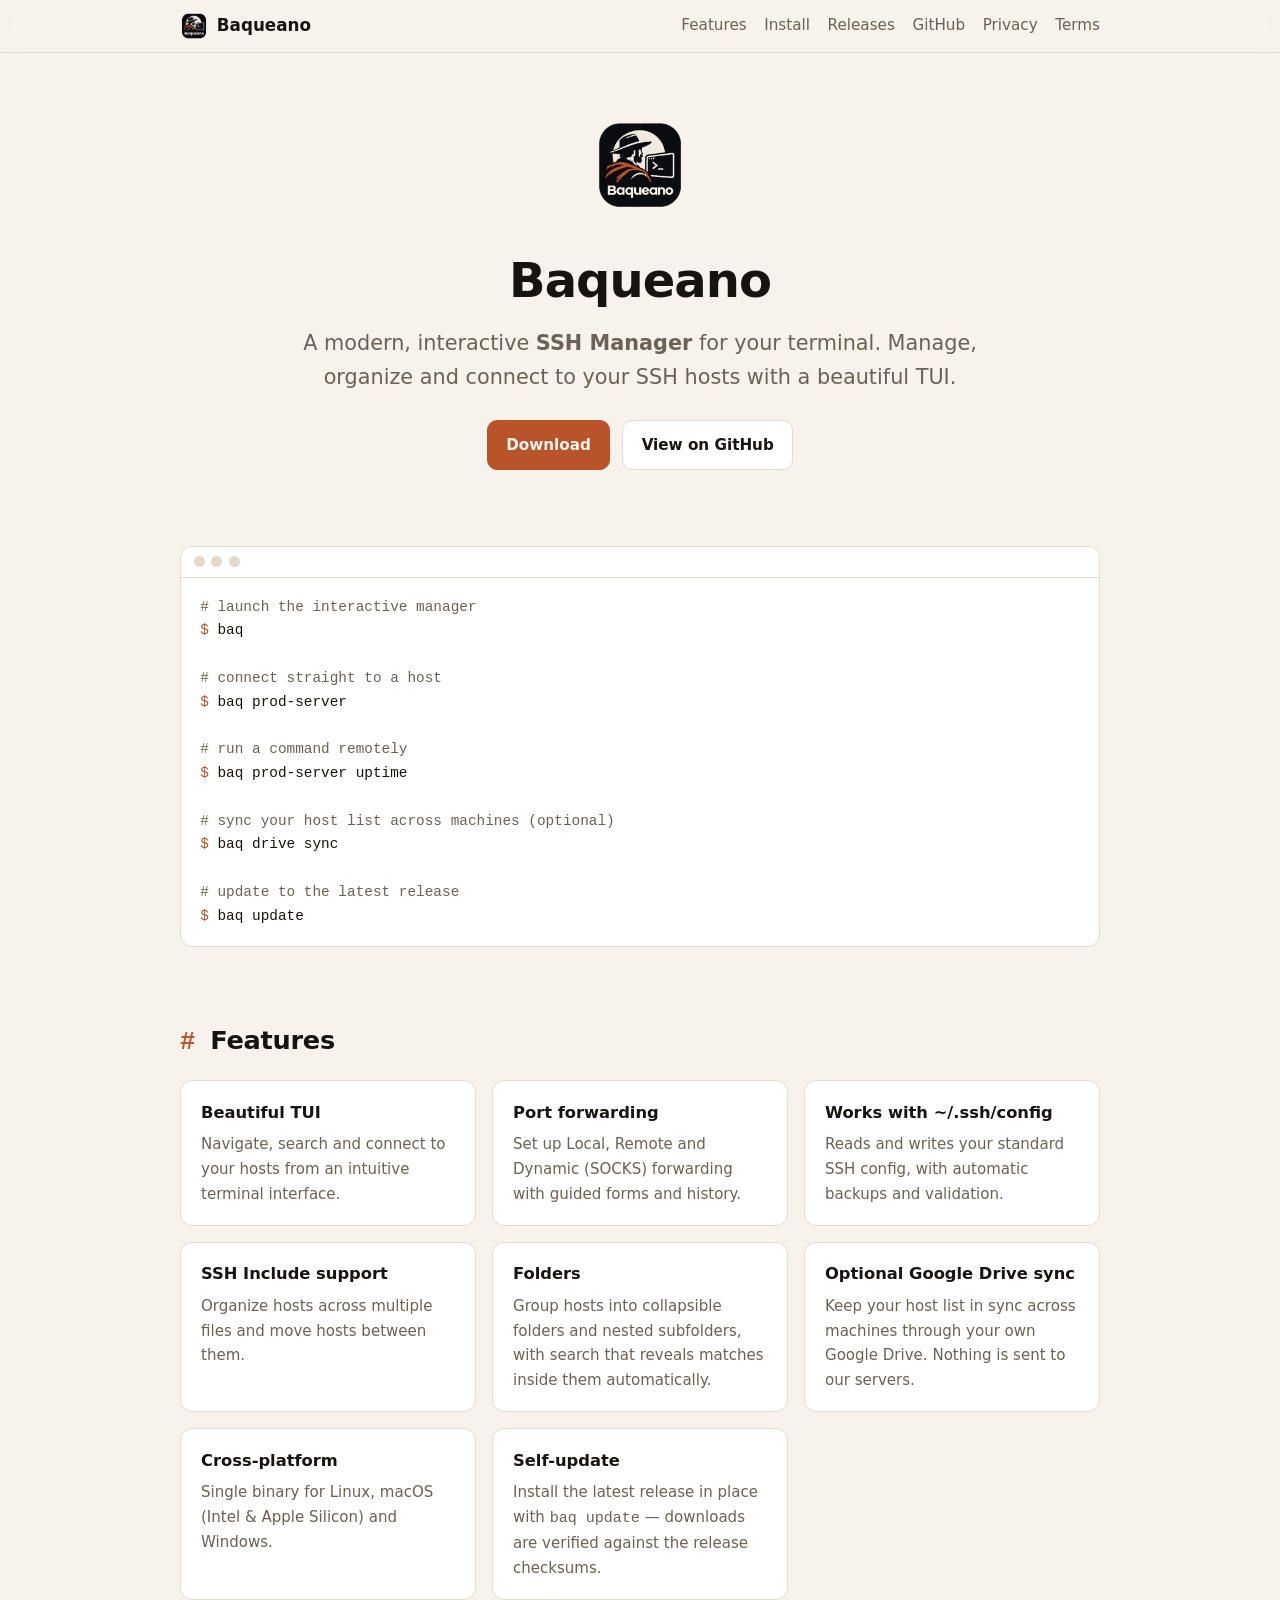
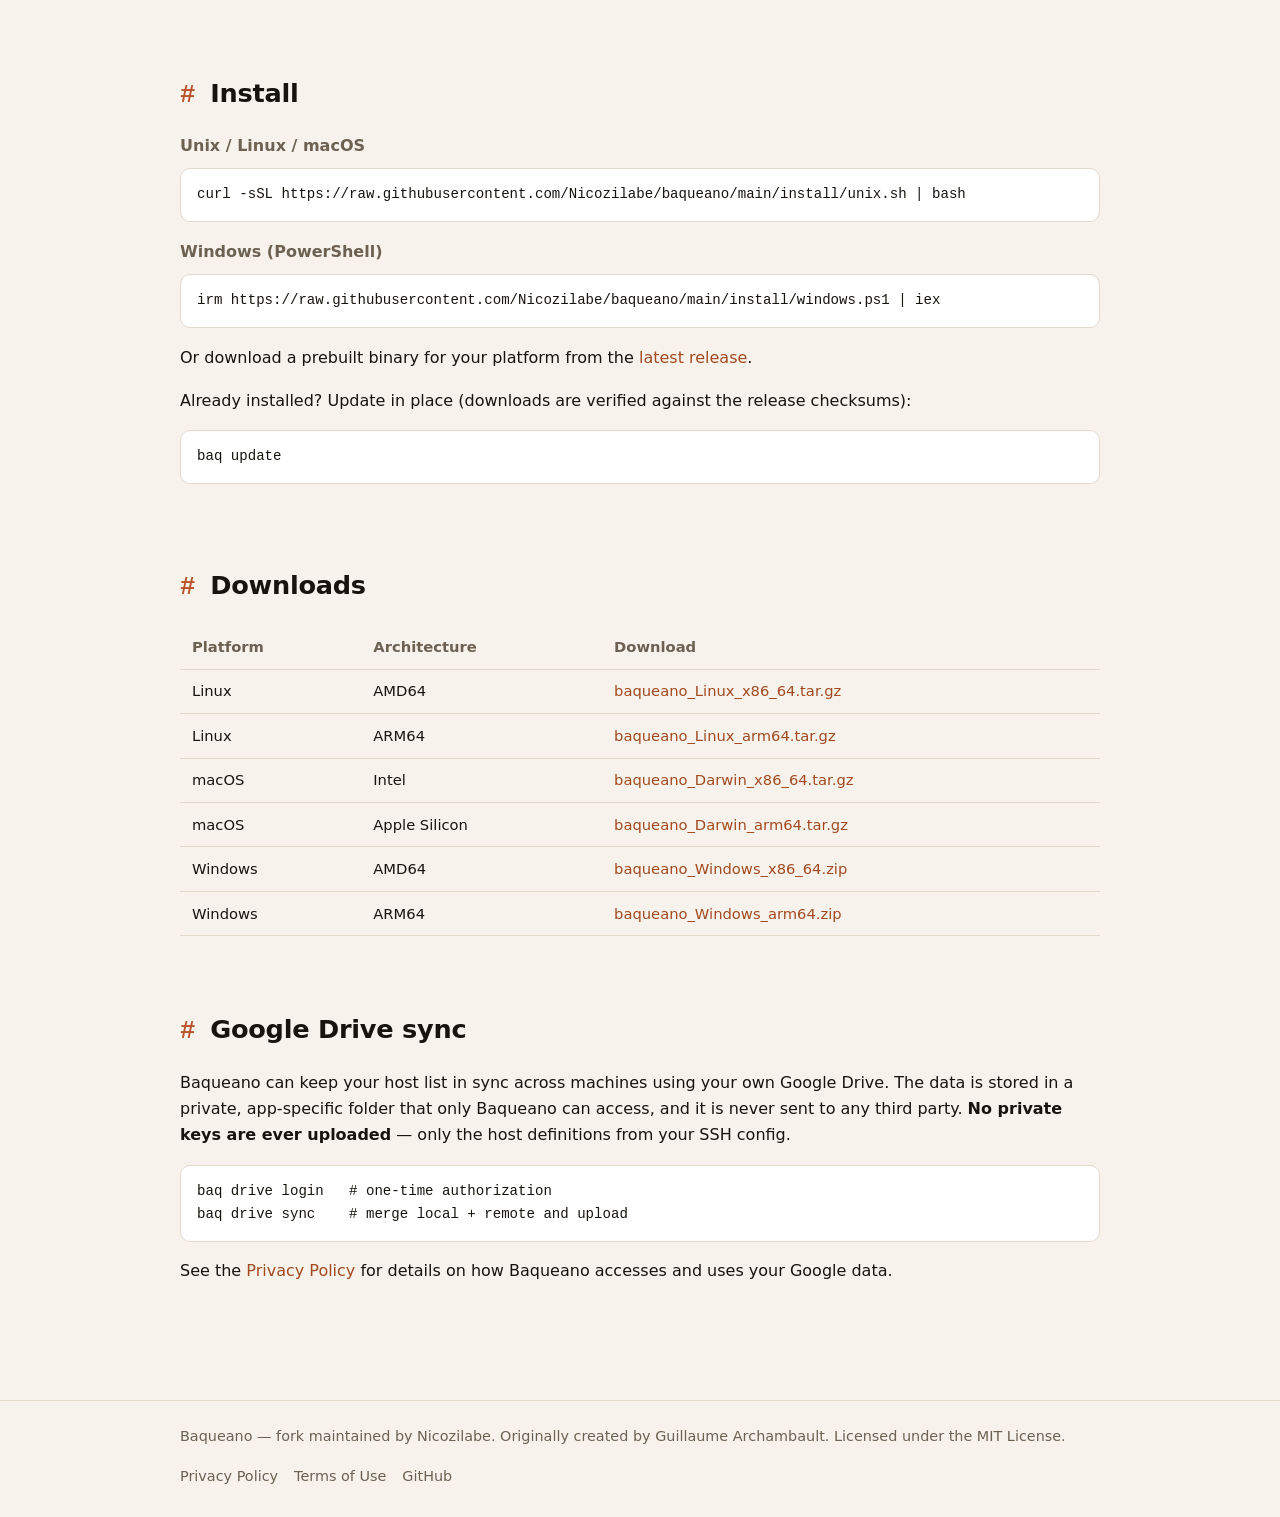
<file: docs/index.html>
<!DOCTYPE html>
<html lang="en">
<head>
  <meta charset="utf-8">
  <meta name="viewport" content="width=device-width, initial-scale=1">
  <title>Baqueano — Interactive SSH Manager for your terminal</title>
  <meta name="description" content="Baqueano is a modern, interactive SSH manager for the terminal. Manage and connect to your SSH hosts with a beautiful TUI, including optional Google Drive sync of your host list.">
  <link rel="icon" href="baqueano-logo.png">
  <link rel="stylesheet" href="styles.css">
  <meta property="og:title" content="Baqueano — Interactive SSH Manager">
  <meta property="og:description" content="A modern, interactive SSH manager for your terminal, with optional Google Drive sync.">
  <meta property="og:type" content="website">
  <meta property="og:image" content="baqueano-logo.png">
</head>
<body>
  <header class="site-header">
    <nav class="nav">
      <a class="brand" href="index.html">
        <img class="brand-logo" src="baqueano-logo.png" alt="Baqueano logo">
        <span>Baqueano</span>
      </a>
      <div class="nav-links">
        <a href="#features">Features</a>
        <a href="#install">Install</a>
        <a href="https://github.com/Nicozilabe/baqueano/releases">Releases</a>
        <a href="https://github.com/Nicozilabe/baqueano">GitHub</a>
        <a href="privacy.html">Privacy</a>
        <a href="terms.html">Terms</a>
      </div>
    </nav>
  </header>

  <main>
    <div class="container">

      <section class="hero">
        <img class="hero-logo" src="baqueano-logo.png" alt="Baqueano logo">
        <h1>Baqueano</h1>
        <p class="tagline">A modern, interactive <strong>SSH Manager</strong> for your terminal.
          Manage, organize and connect to your SSH hosts with a beautiful TUI.</p>
        <div class="buttons">
          <a class="btn primary" href="https://github.com/Nicozilabe/baqueano/releases/latest">Download</a>
          <a class="btn" href="https://github.com/Nicozilabe/baqueano">View on GitHub</a>
        </div>
      </section>

      <section id="demo">
        <div class="terminal">
          <div class="bar"><span class="dot"></span><span class="dot"></span><span class="dot"></span></div>
          <pre><span class="comment"># launch the interactive manager</span>
<span class="prompt">$</span> baq

<span class="comment"># connect straight to a host</span>
<span class="prompt">$</span> baq prod-server

<span class="comment"># run a command remotely</span>
<span class="prompt">$</span> baq prod-server uptime

<span class="comment"># sync your host list across machines (optional)</span>
<span class="prompt">$</span> baq drive sync

<span class="comment"># update to the latest release</span>
<span class="prompt">$</span> baq update</pre>
        </div>
      </section>

      <section id="features">
        <h2>Features</h2>
        <div class="grid">
          <div class="card"><h3>Beautiful TUI</h3><p>Navigate, search and connect to your hosts from an intuitive terminal interface.</p></div>
          <div class="card"><h3>Port forwarding</h3><p>Set up Local, Remote and Dynamic (SOCKS) forwarding with guided forms and history.</p></div>
          <div class="card"><h3>Works with ~/.ssh/config</span></h3><p>Reads and writes your standard SSH config, with automatic backups and validation.</p></div>
          <div class="card"><h3>SSH Include support</h3><p>Organize hosts across multiple files and move hosts between them.</p></div>
          <div class="card"><h3>Folders</h3><p>Group hosts into collapsible folders and nested subfolders, with search that reveals matches inside them automatically.</p></div>
          <div class="hcard card"><h3>Optional Google Drive sync</h3><p>Keep your host list in sync across machines through your own Google Drive. Nothing is sent to our servers.</p></div>
          <div class="card"><h3>Cross-platform</h3><p>Single binary for Linux, macOS (Intel &amp; Apple Silicon) and Windows.</p></div>
          <div class="card"><h3>Self-update</h3><p>Install the latest release in place with <code>baq update</code> — downloads are verified against the release checksums.</p></div>
        </div>
      </section>

      <section id="install">
        <h2>Install</h2>

        <div class="step">
          <h3>Unix / Linux / macOS</h3>
          <pre class="copy">curl -sSL https://raw.githubusercontent.com/Nicozilabe/baqueano/main/install/unix.sh | bash</pre>
        </div>

        <div class="step">
          <h3>Windows (PowerShell)</h3>
          <pre class="copy">irm https://raw.githubusercontent.com/Nicozilabe/baqueano/main/install/windows.ps1 | iex</pre>
        </div>

        <p>Or download a prebuilt binary for your platform from the
          <a href="https://github.com/Nicozilabe/baqueano/releases/latest">latest release</a>.</p>

        <p>Already installed? Update in place (downloads are verified against the
          release checksums):</p>
        <pre class="copy">baq update</pre>
      </section>

      <section id="downloads">
        <h2>Downloads</h2>
        <table>
          <thead>
            <tr><th>Platform</th><th>Architecture</th><th>Download</th></tr>
          </thead>
          <tbody>
            <tr><td>Linux</td><td>AMD64</td><td><a href="https://github.com/Nicozilabe/baqueano/releases/latest/download/baqueano_Linux_x86_64.tar.gz">baqueano_Linux_x86_64.tar.gz</a></td></tr>
            <tr><td>Linux</td><td>ARM64</td><td><a href="https://github.com/Nicozilabe/baqueano/releases/latest/download/baqueano_Linux_arm64.tar.gz">baqueano_Linux_arm64.tar.gz</a></td></tr>
            <tr><td>macOS</td><td>Intel</td><td><a href="https://github.com/Nicozilabe/baqueano/releases/latest/download/baqueano_Darwin_x86_64.tar.gz">baqueano_Darwin_x86_64.tar.gz</a></td></tr>
            <tr><td>macOS</td><td>Apple Silicon</td><td><a href="https://github.com/Nicozilabe/baqueano/releases/latest/download/baqueano_Darwin_arm64.tar.gz">baqueano_Darwin_arm64.tar.gz</a></td></tr>
            <tr><td>Windows</td><td>AMD64</td><td><a href="https://github.com/Nicozilabe/baqueano/releases/latest/download/baqueano_Windows_x86_64.zip">baqueano_Windows_x86_64.zip</a></td></tr>
            <tr><td>Windows</td><td>ARM64</td><td><a href="https://github.com/Nicozilabe/baqueano/releases/latest/download/baqueano_Windows_arm64.zip">baqueano_Windows_arm64.zip</a></td></tr>
          </tbody>
        </table>
      </section>

      <section id="drive">
        <h2>Google Drive sync</h2>
        <p>Baqueano can keep your host list in sync across machines using your own Google
          Drive. The data is stored in a private, app-specific folder that only Baqueano can
          access, and it is never sent to any third party. <strong>No private keys are
          ever uploaded</strong> — only the host definitions from your SSH config.</p>
        <pre class="copy">baq drive login   # one-time authorization
baq drive sync    # merge local + remote and upload</pre>
        <p>See the <a href="privacy.html">Privacy Policy</a> for details on how Baqueano
          accesses and uses your Google data.</p>
      </section>
    </div>
  </main>

    <footer class="site-footer">
      <div class="container">
        <div>
          Baqueano — fork maintained by
          <a href="https://github.com/Nicozilabe">Nicozilabe</a>.
          Originally created by
          <a href="https://github.com/Gu1llaum-3">Guillaume Archambault</a>.
          Licensed under the MIT License.
        </div>
        <div class="footer-links">
          <a href="privacy.html">Privacy Policy</a>
          <a href="terms.html">Terms of Use</a>
          <a href="https://github.com/Nicozilabe/baqueano">GitHub</a>
        </div>
      </div>
    </footer>
</body>
</html>
</file>
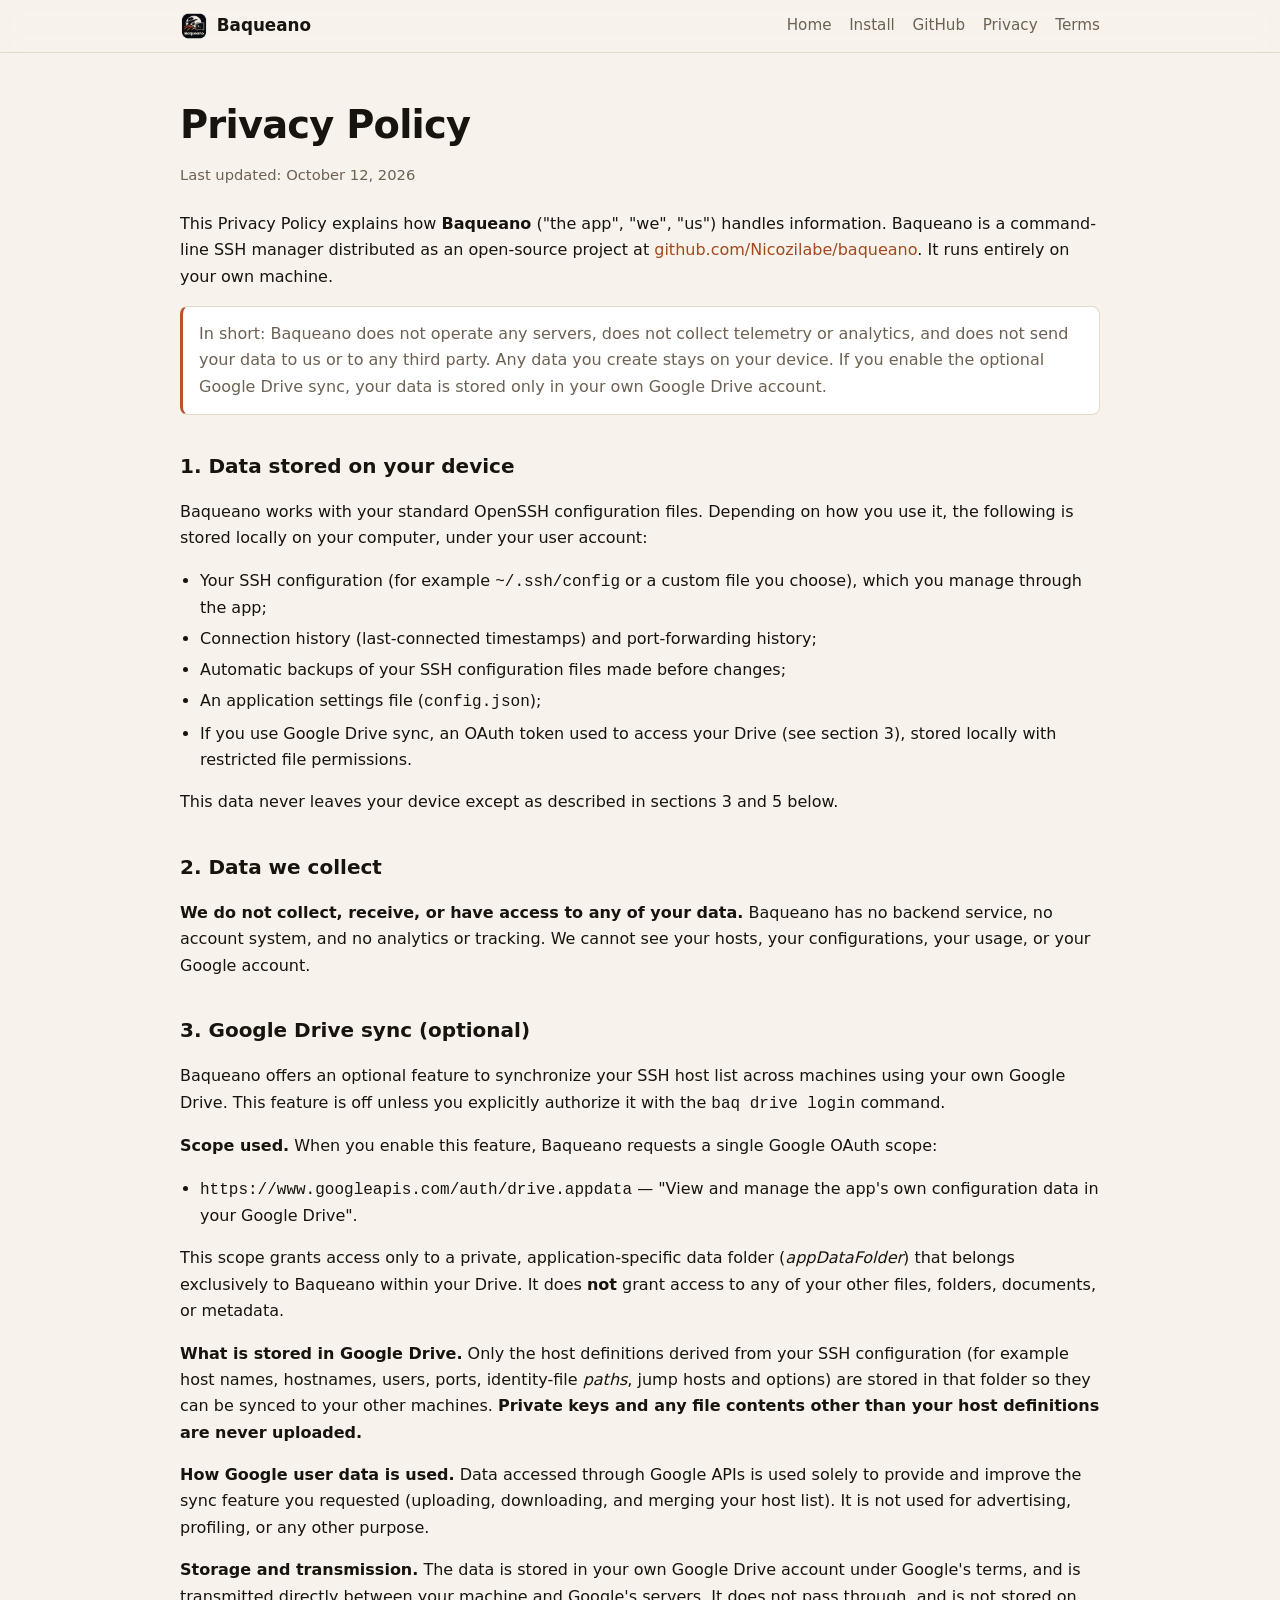
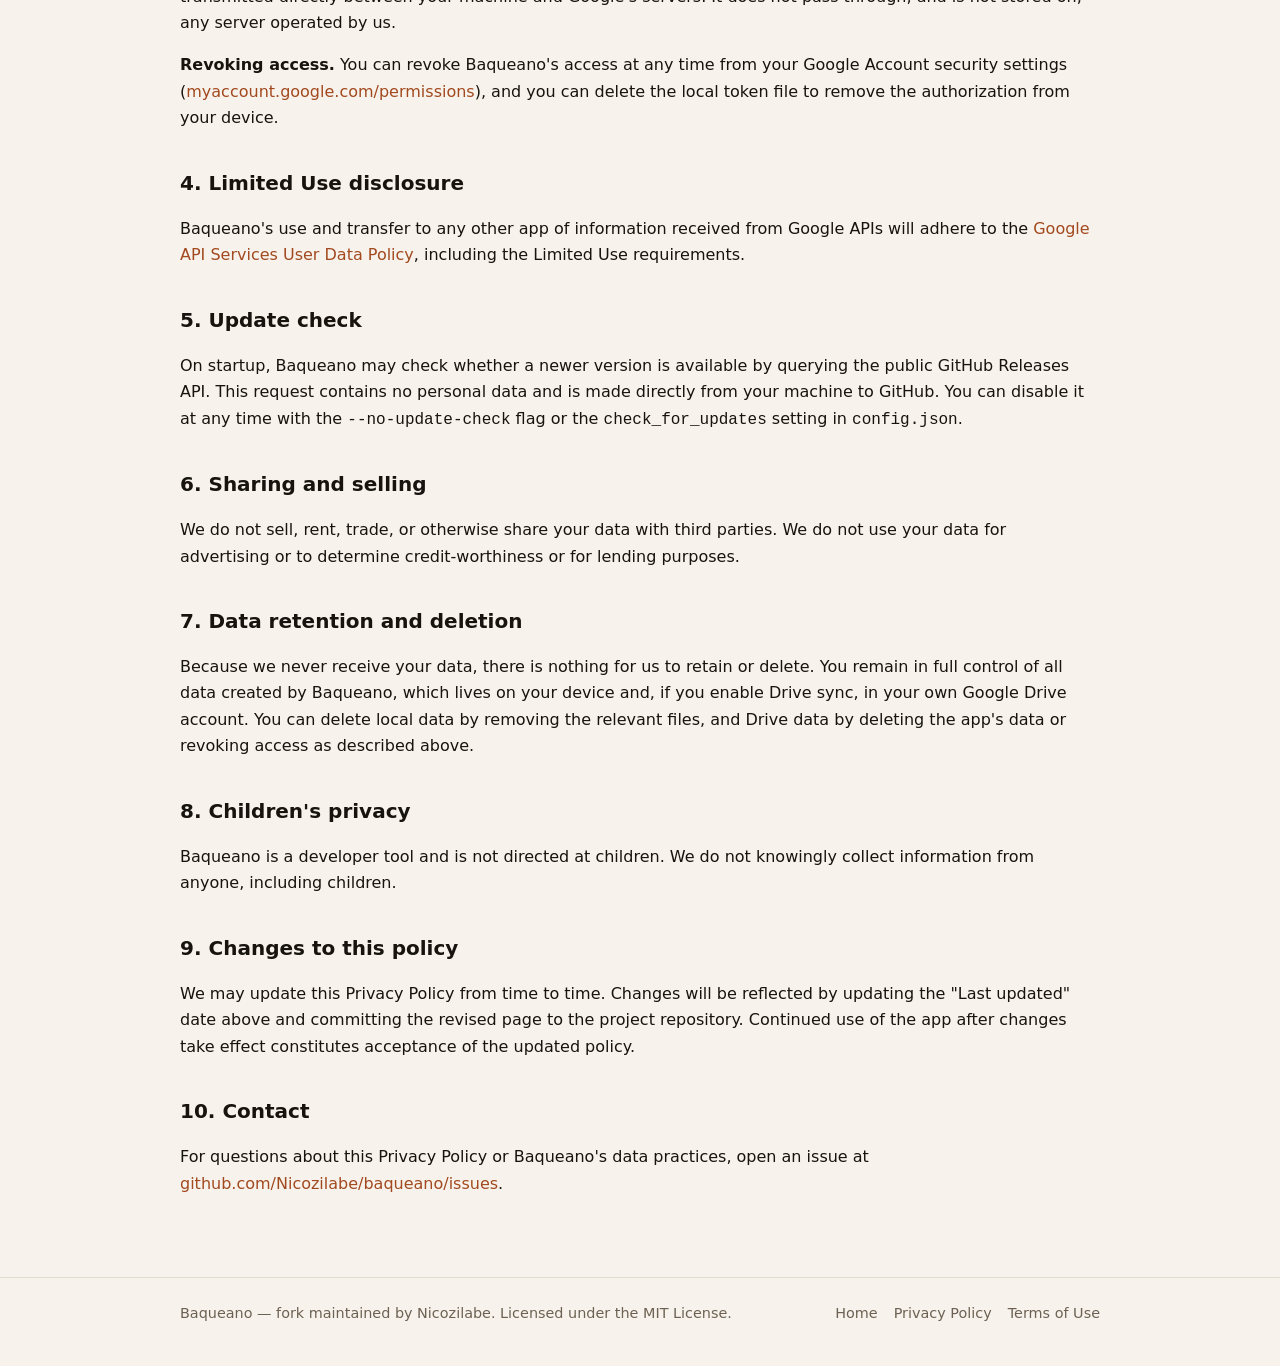
<file: docs/privacy.html>
<!DOCTYPE html>
<html lang="en">
<head>
  <meta charset="utf-8">
  <meta name="viewport" content="width=device-width, initial-scale=1">
  <title>Privacy Policy — Baqueano</title>
  <meta name="description" content="Privacy Policy for Baqueano, an interactive SSH manager for the terminal, including how the optional Google Drive sync accesses and uses your data.">
  <link rel="icon" href="baqueano-logo.png">
  <link rel="stylesheet" href="styles.css">
</head>
<body>
  <header class="site-header">
    <nav class="nav">
      <a class="brand" href="index.html"><img src="baqueano-logo.png" alt="Baqueano logo" class="brand-logo"><span>Baqueano</span></a>
      <div class="nav-links">
        <a href="index.html">Home</a>
        <a href="index.html#install">Install</a>
        <a href="https://github.com/Nicozilabe/baqueano">GitHub</a>
        <a href="privacy.html">Privacy</a>
        <a href="terms.html">Terms</a>
      </div>
    </nav>
  </header>

  <main>
    <div class="container">
      <article class="doc">
        <h1>Privacy Policy</h1>
        <p class="meta">Last updated: October 12, 2026</p>

        <p>This Privacy Policy explains how <strong>Baqueano</strong> ("the app", "we", "us")
          handles information. Baqueano is a command-line SSH manager distributed as an
          open-source project at
          <a href="https://github.com/Nicozilabe/baqueano">github.com/Nicozilabe/baqueano</a>.
          It runs entirely on your own machine.</p>

        <div class="note">
          In short: Baqueano does not operate any servers, does not collect telemetry or
          analytics, and does not send your data to us or to any third party. Any data
          you create stays on your device. If you enable the optional Google Drive sync,
          your data is stored only in your own Google Drive account.
        </div>

        <h2>1. Data stored on your device</h2>
        <p>Baqueano works with your standard OpenSSH configuration files. Depending on how
          you use it, the following is stored locally on your computer, under your user
          account:</p>
        <ul>
          <li>Your SSH configuration (for example <code>~/.ssh/config</code> or a custom
            file you choose), which you manage through the app;</li>
          <li>Connection history (last-connected timestamps) and port-forwarding history;</li>
          <li>Automatic backups of your SSH configuration files made before changes;</li>
          <li>An application settings file (<code>config.json</code>);</li>
          <li>If you use Google Drive sync, an OAuth token used to access your Drive
            (see section 3), stored locally with restricted file permissions.</li>
        </ul>
        <p>This data never leaves your device except as described in sections 3 and 5
          below.</p>

        <h2>2. Data we collect</h2>
        <p><strong>We do not collect, receive, or have access to any of your data.</strong>
          Baqueano has no backend service, no account system, and no analytics or tracking.
          We cannot see your hosts, your configurations, your usage, or your Google
          account.</p>

        <h2>3. Google Drive sync (optional)</h2>
        <p>Baqueano offers an optional feature to synchronize your SSH host list across
          machines using your own Google Drive. This feature is off unless you explicitly
          authorize it with the <code>baq drive login</code> command.</p>

        <p><strong>Scope used.</strong> When you enable this feature, Baqueano requests a
          single Google OAuth scope:</p>
        <ul>
          <li><code>https://www.googleapis.com/auth/drive.appdata</code> — "View and
            manage the app's own configuration data in your Google Drive".</li>
        </ul>
        <p>This scope grants access only to a private, application-specific data folder
          (<em>appDataFolder</em>) that belongs exclusively to Baqueano within your Drive. It
          does <strong>not</strong> grant access to any of your other files, folders,
          documents, or metadata.</p>

        <p><strong>What is stored in Google Drive.</strong> Only the host definitions
          derived from your SSH configuration (for example host names, hostnames, users,
          ports, identity-file <em>paths</em>, jump hosts and options) are stored in that
          folder so they can be synced to your other machines. <strong>Private keys and
          any file contents other than your host definitions are never uploaded.</strong></p>

        <p><strong>How Google user data is used.</strong> Data accessed through Google
          APIs is used solely to provide and improve the sync feature you requested
          (uploading, downloading, and merging your host list). It is not used for
          advertising, profiling, or any other purpose.</p>

        <p><strong>Storage and transmission.</strong> The data is stored in your own
          Google Drive account under Google's terms, and is transmitted directly between
          your machine and Google's servers. It does not pass through, and is not stored
          on, any server operated by us.</p>

        <p><strong>Revoking access.</strong> You can revoke Baqueano's access at any time from
          your Google Account security settings
          (<a href="https://myaccount.google.com/permissions">myaccount.google.com/permissions</a>),
          and you can delete the local token file to remove the authorization from your
          device.</p>

        <h2>4. Limited Use disclosure</h2>
        <p>Baqueano's use and transfer to any other app of information received from Google
          APIs will adhere to the
          <a href="https://developers.google.com/terms/api-services-user-data-policy">Google
          API Services User Data Policy</a>, including the Limited Use requirements.</p>

        <h2>5. Update check</h2>
        <p>On startup, Baqueano may check whether a newer version is available by querying the
          public GitHub Releases API. This request contains no personal data and is made
          directly from your machine to GitHub. You can disable it at any time with the
          <code>--no-update-check</code> flag or the <code>check_for_updates</code> setting
          in <code>config.json</code>.</p>

        <h2>6. Sharing and selling</h2>
        <p>We do not sell, rent, trade, or otherwise share your data with third parties.
          We do not use your data for advertising or to determine credit-worthiness or for
          lending purposes.</p>

        <h2>7. Data retention and deletion</h2>
        <p>Because we never receive your data, there is nothing for us to retain or
          delete. You remain in full control of all data created by Baqueano, which lives on
          your device and, if you enable Drive sync, in your own Google Drive account. You
          can delete local data by removing the relevant files, and Drive data by deleting
          the app's data or revoking access as described above.</p>

        <h2>8. Children's privacy</h2>
        <p>Baqueano is a developer tool and is not directed at children. We do not knowingly
          collect information from anyone, including children.</p>

        <h2>9. Changes to this policy</h2>
        <p>We may update this Privacy Policy from time to time. Changes will be reflected
          by updating the "Last updated" date above and committing the revised page to the
          project repository. Continued use of the app after changes take effect
          constitutes acceptance of the updated policy.</p>

        <h2>10. Contact</h2>
        <p>For questions about this Privacy Policy or Baqueano's data practices, open an issue
          at
          <a href="https://github.com/Nicozilabe/baqueano/issues">github.com/Nicozilabe/baqueano/issues</a>.</p>
      </article>
    </div>
  </main>

  <footer class="site-footer">
    <div class="container">
      <div>
        Baqueano — fork maintained by <a href="https://github.com/Nicozilabe">Nicozilabe</a>.
        Licensed under the MIT License.
      </div>
      <div class="footer-links">
        <a href="index.html">Home</a>
        <a href="privacy.html">Privacy Policy</a>
        <a href="terms.html">Terms of Use</a>
      </div>
    </div>
  </footer>
</body>
</html>
</file>
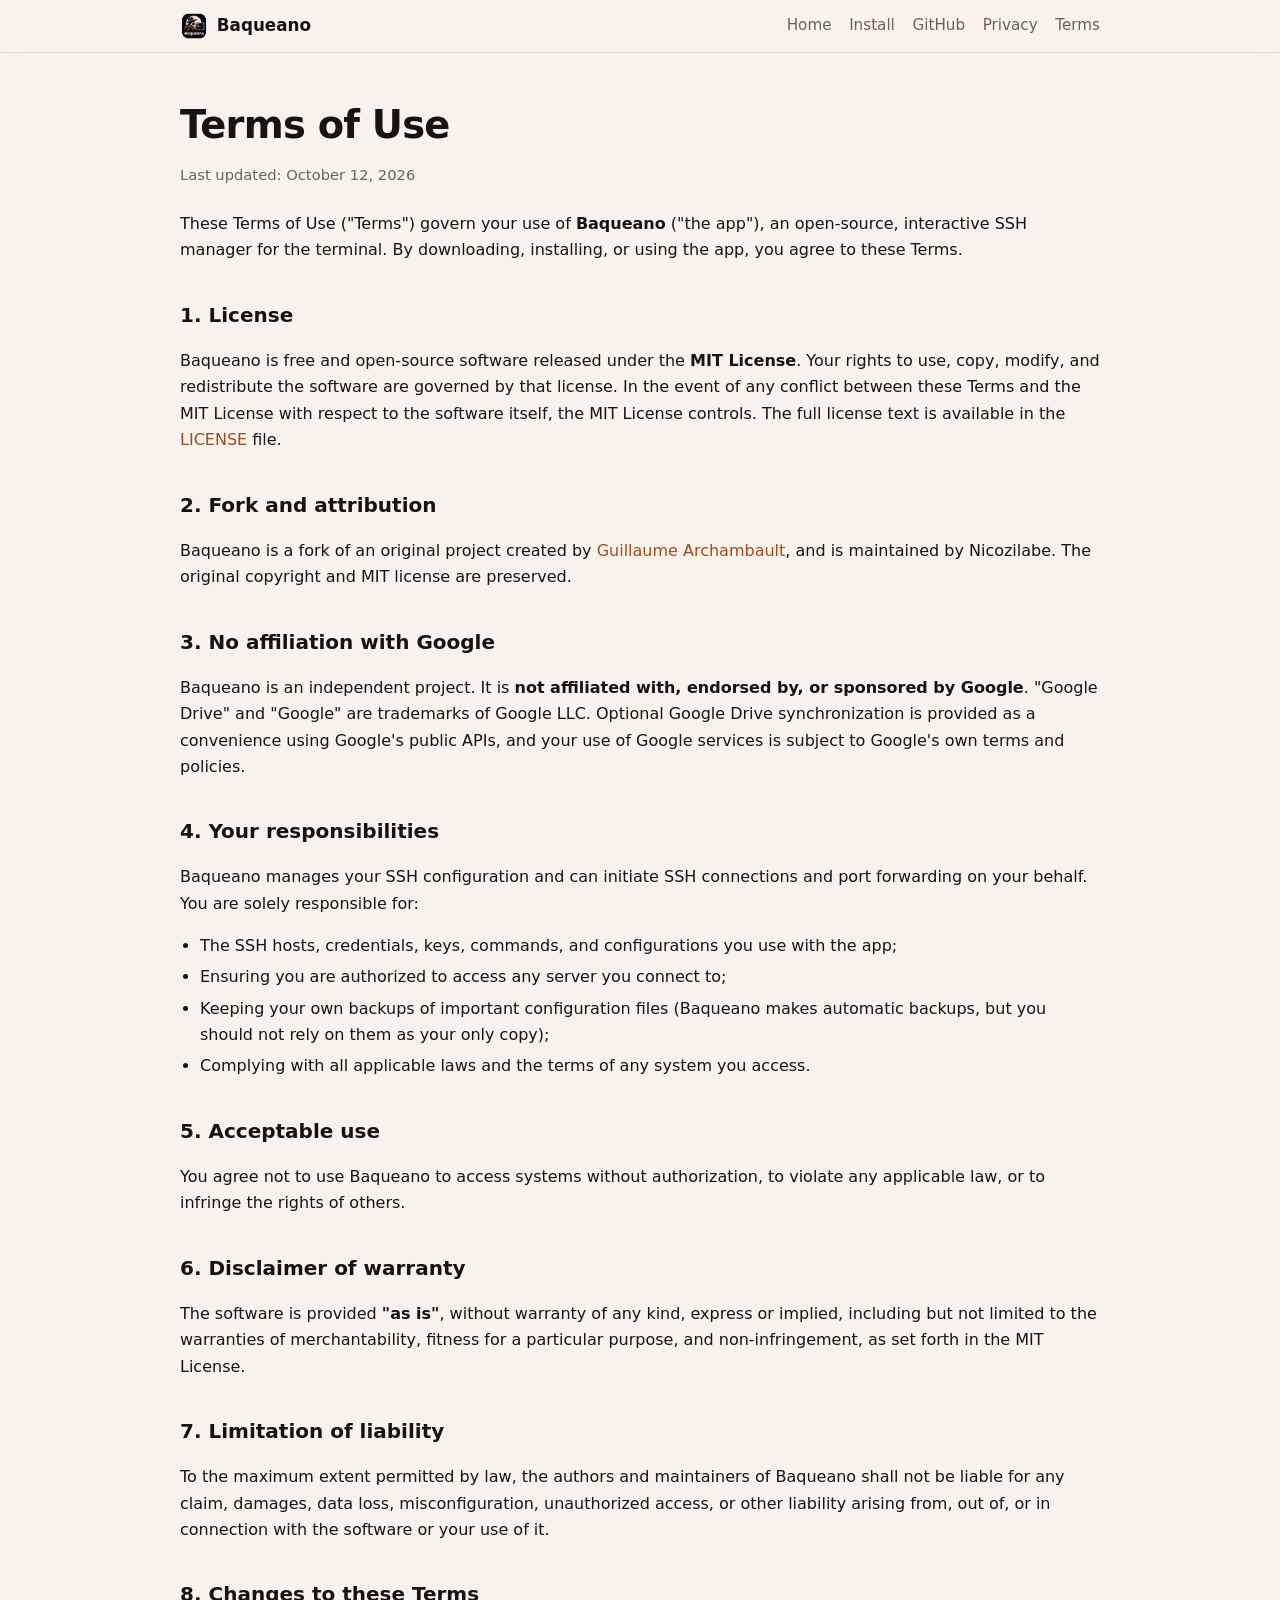
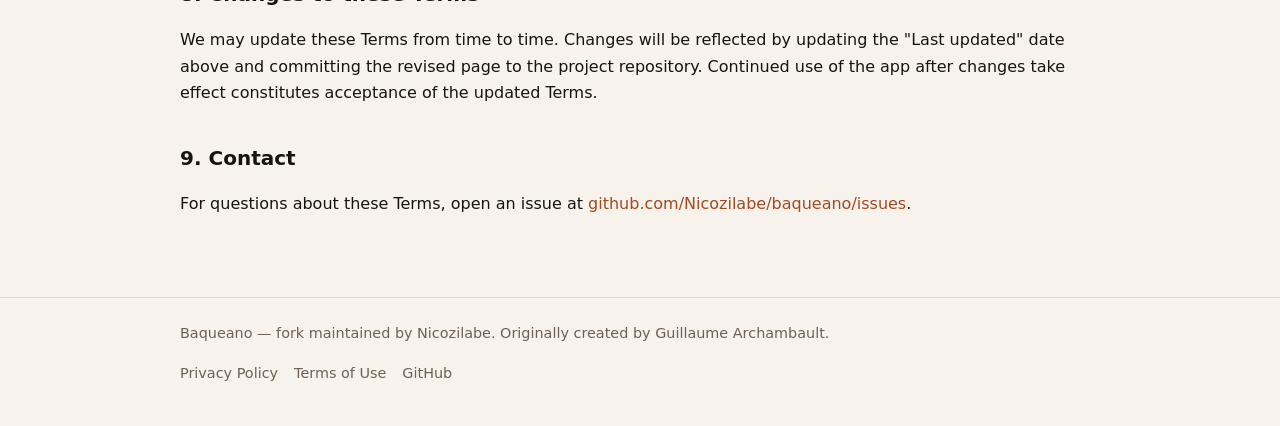
<file: docs/terms.html>
<!DOCTYPE html>
<html lang="en">
<head>
  <meta charset="utf-8">
  <meta name="viewport" content="width=device-width, initial-scale=1">
  <title>Terms of Use — Baqueano</title>
  <meta name="description" content="Terms of Use for Baqueano, an interactive SSH manager for the terminal.">
  <link rel="icon" href="baqueano-logo.png">
  <link rel="stylesheet" href="styles.css">
</head>
<body>
  <header class="site-header">
    <nav class="nav">
      <a class="brand" href="index.html"><img src="baqueano-logo.png" alt="Baqueano logo" class="brand-logo"><span>Baqueano</span></a>
      <div class="nav-links">
        <a href="index.html">Home</a>
        <a href="index.html#install">Install</a>
        <a href="https://github.com/Nicozilabe/baqueano">GitHub</a>
        <a href="privacy.html">Privacy</a>
        <a href="terms.html">Terms</a>
      </div>
    </nav>
  </header>

  <main>
    <div class="container">
      <article class="doc">
        <h1>Terms of Use</h1>
        <p class="meta">Last updated: October 12, 2026</p>

        <p>These Terms of Use ("Terms") govern your use of <strong>Baqueano</strong> ("the
          app"), an open-source, interactive SSH manager for the terminal. By
          downloading, installing, or using the app, you agree to these Terms.</p>

        <h2>1. License</h2>
        <p>Baqueano is free and open-source software released under the <strong>MIT
          License</strong>. Your rights to use, copy, modify, and redistribute the
          software are governed by that license. In the event of any conflict between
          these Terms and the MIT License with respect to the software itself, the MIT
          License controls. The full license text is available in the
          <a href="https://github.com/Nicozilabe/baqueano/blob/main/LICENSE">LICENSE</a> file.</p>

        <h2>2. Fork and attribution</h2>
        <p>Baqueano is a fork of an original project created
          by <a href="https://github.com/Gu1llaum-3">Guillaume Archambault</a>, and is
          maintained by Nicozilabe. The original copyright
          and MIT license are preserved.</p>

        <h2>3. No affiliation with Google</h2>
        <p>Baqueano is an independent project. It is <strong>not affiliated with, endorsed by,
          or sponsored by Google</strong>. "Google Drive" and "Google" are trademarks of
          Google LLC. Optional Google Drive synchronization is provided as a convenience
          using Google's public APIs, and your use of Google services is subject to
          Google's own terms and policies.</p>

        <h2>4. Your responsibilities</h2>
        <p>Baqueano manages your SSH configuration and can initiate SSH connections and port
          forwarding on your behalf. You are solely responsible for:</p>
        <ul>
          <li>The SSH hosts, credentials, keys, commands, and configurations you use with
            the app;</li>
          <li>Ensuring you are authorized to access any server you connect to;</li>
          <li>Keeping your own backups of important configuration files (Baqueano makes
            automatic backups, but you should not rely on them as your only copy);</li>
          <li>Complying with all applicable laws and the terms of any system you access.</li>
        </ul>

        <h2>5. Acceptable use</h2>
        <p>You agree not to use Baqueano to access systems without authorization, to violate
          any applicable law, or to infringe the rights of others.</p>

        <h2>6. Disclaimer of warranty</h2>
        <p>The software is provided <strong>"as is"</strong>, without warranty of any
          kind, express or implied, including but not limited to the warranties of
          merchantability, fitness for a particular purpose, and non-infringement, as set
          forth in the MIT License.</p>

        <h2>7. Limitation of liability</h2>
        <p>To the maximum extent permitted by law, the authors and maintainers of Baqueano
          shall not be liable for any claim, damages, data loss, misconfiguration,
          unauthorized access, or other liability arising from, out of, or in connection
          with the software or your use of it.</p>

        <h2>8. Changes to these Terms</h2>
        <p>We may update these Terms from time to time. Changes will be reflected by
          updating the "Last updated" date above and committing the revised page to the
          project repository. Continued use of the app after changes take effect
          constitutes acceptance of the updated Terms.</p>

        <h2>9. Contact</h2>
        <p>For questions about these Terms, open an issue at
          <a href="https://github.com/Nicozilabe/baqueano/issues">github.com/Nicozilabe/baqueano/issues</a>.</p>
      </article>
    </div>
  </main>

  <footer class="site-footer">
    <div class="container">
      <div>
        Baqueano — fork maintained by
        <a href="https://github.com/Nicozilabe">Nicozilabe</a>.
        Originally created by
        <a href="https://github.com/Gu1llaum-3">Guillaume Archambault</a>.
      </div>
      <div class="footer-links">
        <a href="privacy.html">Privacy Policy</a>
        <a href="terms.html">Terms of Use</a>
        <a href="https://github.com/Nicozilabe/baqueano">GitHub</a>
      </div>
    </div>
  </footer>
</body>
</html>
</file>
<file: docs/styles.css>
:root {
  --bg: #0b0d10;
  --bg-soft: #12151b;
  --bg-elev: #171b22;
  --border: #2a3038;
  --text: #f1ebe1;
  --text-dim: #a79d8e;
  --accent: #b9542a;
  --accent-dim: #9a4423;
  --link: #e0a56b;
  --max: 960px;
  --radius: 12px;
}

@media (prefers-color-scheme: light) {
  :root {
    --bg: #f7f3ec;
    --bg-soft: #ffffff;
    --bg-elev: #ffffff;
    --border: #e3dacb;
    --text: #17140f;
    --text-dim: #6c6152;
    --accent: #b9542a;
    --accent-dim: #9a4423;
    --link: #a2491f;
  }
}

* { box-sizing: border-box; }

html { scroll-behavior: smooth; }

body {
  margin: 0;
  background: var(--bg);
  color: var(--text);
  font-family: ui-sans-serif, system-ui, -apple-system, "Segoe UI", Roboto,
    Helvetica, Arial, sans-serif;
  line-height: 1.65;
  -webkit-font-smoothing: antialiased;
}

code, pre, .mono {
  font-family: ui-monospace, SFMono-Regular, "SF Mono", Menlo, Consolas,
    "Liberation Mono", monospace;
}

a { color: var(--link); text-decoration: none; }
a:hover { text-decoration: underline; }

/* Header */
.site-header {
  position: sticky;
  top: 0;
  z-index: 10;
  background: color-mix(in srgb, var(--bg) 88%, transparent);
  backdrop-filter: blur(10px);
  border-bottom: 1px solid var(--border);
}
.nav {
  max-width: var(--max);
  margin: 0 auto;
  padding: 0.75rem 1.25rem;
  display: flex;
  align-items: center;
  gap: 1rem;
  flex-wrap: wrap;
}
.brand {
  display: inline-flex;
  align-items: center;
  gap: 0.55rem;
  font-weight: 700;
  color: var(--text);
  font-size: 1.05rem;
}
.brand-logo { width: 28px; height: 28px; border-radius: 6px; }
.nav-links {
  margin-left: auto;
  display: flex;
  gap: 1.1rem;
  flex-wrap: wrap;
}
.nav-links a { color: var(--text-dim); font-size: 0.95rem; }
.nav-links a:hover { color: var(--text); text-decoration: none; }

/* Layout */
.container {
  max-width: var(--max);
  margin: 0 auto;
  padding: 0 1.25rem;
}

main { padding-bottom: 4rem; }

/* Hero */
.hero {
  text-align: center;
  padding: 4rem 0 2.5rem;
}
.hero img.hero-logo {
  width: 96px;
  height: 96px;
  border-radius: 18px;
  margin-bottom: 1rem;
}
.hero h1 {
  font-size: clamp(2rem, 5vw, 3rem);
  margin: 0.2rem 0 0.4rem;
  letter-spacing: -0.02em;
}
.hero .tagline {
  color: var(--text-dim);
  font-size: clamp(1.05rem, 2.4vw, 1.3rem);
  margin: 0 auto 1.6rem;
  max-width: 44rem;
}
.buttons {
  display: flex;
  gap: 0.75rem;
  justify-content: center;
  flex-wrap: wrap;
}
.btn {
  display: inline-block;
  padding: 0.7rem 1.15rem;
  border-radius: 10px;
  border: 1px solid var(--border);
  background: var(--bg-elev);
  color: var(--text);
  font-weight: 600;
  font-size: 0.95rem;
}
.btn:hover { text-decoration: none; border-color: var(--accent); }
.btn.primary {
  background: var(--accent);
  border-color: var(--accent);
  color: #f7f3ec;
}
.btn.primary:hover { background: var(--accent-dim); border-color: var(--accent-dim); }

/* Sections */
section { padding: 2.25rem 0; }
section h2 {
  font-size: 1.6rem;
  margin: 0 0 1rem;
  letter-spacing: -0.01em;
}
section h2::before {
  content: "# ";
  color: var(--accent);
  font-family: ui-monospace, monospace;
}

/* Terminal block */
.terminal {
  background: var(--bg-soft);
  border: 1px solid var(--border);
  border-radius: var(--radius);
  overflow: hidden;
}
.terminal .bar {
  display: flex;
  gap: 0.4rem;
  padding: 0.6rem 0.8rem;
  background: var(--bg-elev);
  border-bottom: 1px solid var(--border);
}
.terminal .dot { width: 11px; height: 11px; border-radius: 50%; background: var(--border); }
.terminal pre {
  margin: 0;
  padding: 1.1rem 1.2rem;
  overflow-x: auto;
  font-size: 0.9rem;
  color: var(--text);
}
.terminal .prompt { color: var(--accent); }
.terminal .comment { color: var(--text-dim); }

/* Features */
.grid {
  display: grid;
  grid-template-columns: repeat(auto-fit, minmax(240px, 1fr));
  gap: 1rem;
}
.card {
  background: var(--bg-soft);
  border: 1px solid var(--border);
  border-radius: var(--radius);
  padding: 1.15rem 1.25rem;
}
.card h3 {
  margin: 0 0 0.35rem;
  font-size: 1.02rem;
}
.card p { margin: 0; color: var(--text-dim); font-size: 0.94rem; }

/* Code inline blocks for install */
.step {
  margin: 0 0 1.1rem;
}
.step h3 {
  margin: 0 0 0.5rem;
  font-size: 1rem;
  color: var(--text-dim);
  font-weight: 600;
}
pre.copy {
  background: var(--bg-soft);
  border: 1px solid var(--border);
  border-radius: 10px;
  padding: 0.9rem 1rem;
  overflow-x: auto;
  font-size: 0.88rem;
  margin: 0 0 0.5rem;
}

/* Tables */
table {
  width: 100%;
  border-collapse: collapse;
  font-size: 0.92rem;
}
th, td {
  text-align: left;
  padding: 0.6rem 0.75rem;
  border-bottom: 1px solid var(--border);
}
th { color: var(--text-dim); font-weight: 600; }
tbody tr:hover { background: var(--bg-soft); }

/* Doc pages (privacy / terms) */
.doc {
  padding-top: 2.5rem;
}
.doc h1 {
  font-size: clamp(1.8rem, 4vw, 2.4rem);
  margin: 0 0 0.4rem;
  letter-spacing: -0.02em;
}
.doc .meta { color: var(--text-dim); margin: 0 0 1.5rem; font-size: 0.92rem; }
.doc h2 {
  font-size: 1.25rem;
  margin: 1.8rem 0 0.6rem;
  padding-top: 0.4rem;
}
.doc h2::before { content: none; }
.doc ul { padding-left: 1.25rem; }
.doc li { margin: 0.3rem 0; }
.doc .note {
  background: var(--bg-soft);
  border: 1px solid var(--border);
  border-left: 3px solid var(--accent);
  border-radius: 8px;
  padding: 0.85rem 1rem;
  margin: 1rem 0;
  color: var(--text-dim);
}

/* Footer */
.site-footer {
  border-top: 1px solid var(--border);
  padding: 1.5rem 0 2.5rem;
  color: var(--text-dim);
  font-size: 0.9rem;
}
.site-footer .container {
  display: flex;
  justify-content: space-between;
  gap: 1rem;
  flex-wrap: wrap;
}
.site-footer a { color: var(--text-dim); }
.site-footer a:hover { color: var(--text); }
.footer-links { display: flex; gap: 1rem; flex-wrap: wrap; }
</file>
